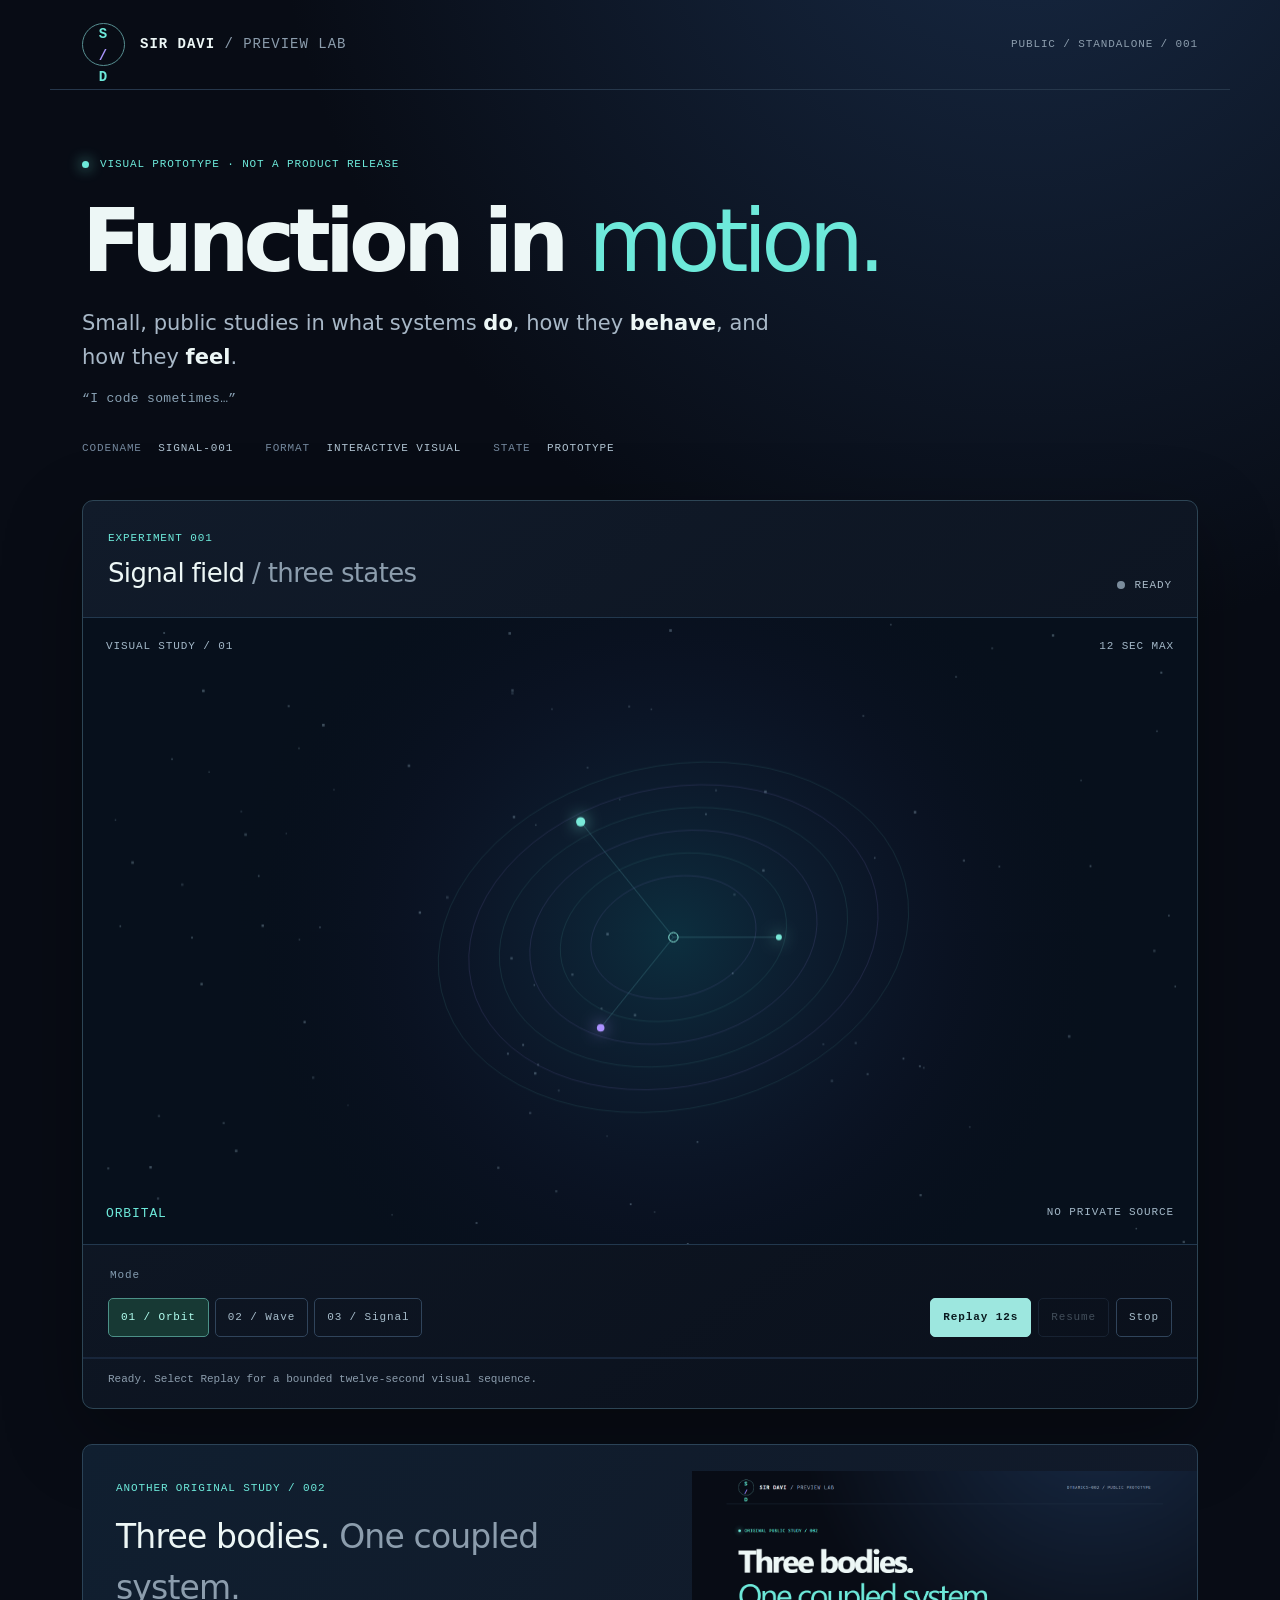
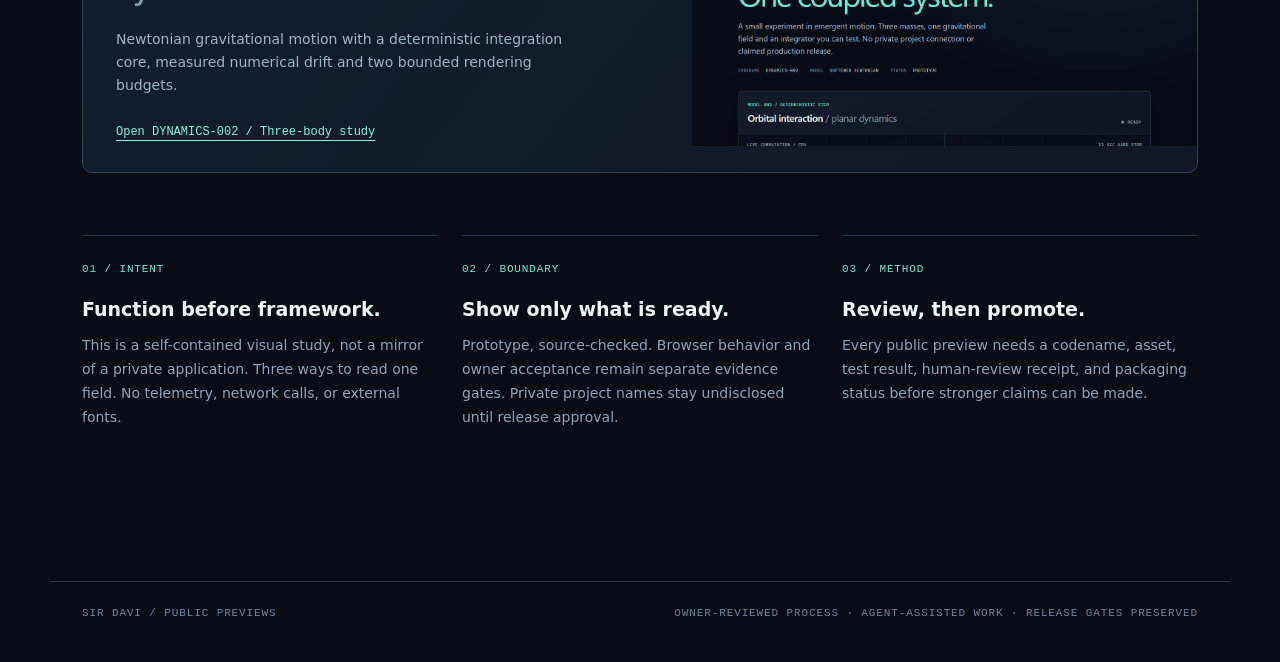
<file: docs/index.html>
<!doctype html>
<html lang="en">
<head>
  <meta charset="utf-8">
  <meta name="viewport" content="width=device-width, initial-scale=1">
  <meta name="color-scheme" content="dark">
  <meta name="description" content="An original bounded visual prototype. A public preview, not a packaged application.">
  <title>SIGNAL-001 | Sir Davi Preview Lab</title>
  <link rel="stylesheet" href="site.css">
  <script src="site.js" defer></script>
</head>
<body>
  <header class="topbar">
    <a href="./" class="brand" aria-label="Sir Davi Preview Lab home">
      <span class="brand-mark" aria-hidden="true">S<span class="mark-line">/</span>D</span>
      <span>SIR DAVI <span class="brand-light">/ PREVIEW LAB</span></span>
    </a>
    <span class="scope">PUBLIC / STANDALONE / 001</span>
  </header>
  <main>
    <section class="intro" aria-labelledby="headline">
      <div class="eyebrow"><span class="state-dot" aria-hidden="true"></span> VISUAL PROTOTYPE · NOT A PRODUCT RELEASE</div>
      <h1 id="headline">Function in <em>motion.</em></h1>
      <p class="lede">Small, public studies in what systems <strong>do</strong>, how they <strong>behave</strong>, and how they <strong>feel</strong>.</p>
      <p class="aside">“I code sometimes…”</p>
      <div class="meta">
        <span><b>CODENAME</b> SIGNAL-001</span>
        <span><b>FORMAT</b> INTERACTIVE VISUAL</span>
        <span><b>STATE</b> PROTOTYPE</span>
      </div>
    </section>
    <section class="viewer" aria-label="Interactive public visual preview">
      <div class="viewer-head">
        <div>
          <span class="overline">EXPERIMENT 001</span>
          <h2>Signal field <span class="dim">/ three states</span></h2>
        </div>
        <div class="live-label"><span id="indicator" class="dot idle"></span><span id="play-state">INITIALIZING</span></div>
      </div>
      <div class="stage">
        <canvas id="field" width="960" height="540" role="img" aria-label="Abstract procedural light field with three selectable visual modes and bounded playback">
          Signal Field requires canvas support. The remaining description and controls are still accessible.
        </canvas>
        <div class="stage-overlay" aria-hidden="true">
          <div class="stage-top"><span>VISUAL STUDY / 01</span><span>12 SEC MAX</span></div>
          <div class="stage-bottom"><span id="mode-readout">ORBITAL</span><span>NO PRIVATE SOURCE</span></div>
        </div>
      </div>
      <div class="controls">
        <fieldset class="modes" aria-label="Visual mode">
          <legend>Mode</legend>
          <button type="button" class="mode selected" data-mode="orbit" aria-pressed="true">01 / Orbit</button>
          <button type="button" class="mode" data-mode="wave" aria-pressed="false">02 / Wave</button>
          <button type="button" class="mode" data-mode="signal" aria-pressed="false">03 / Signal</button>
        </fieldset>
        <div class="playback" role="group" aria-label="Preview playback">
          <button type="button" id="play">Replay 12s</button>
          <button type="button" id="pause">Pause</button>
          <button type="button" id="stop">Stop</button>
        </div>
      </div>
      <div class="progress" aria-hidden="true"><span id="progress-fill"></span></div>
      <p class="viewer-note" role="status" id="status" aria-live="polite">Ready to play. Motion is bounded to twelve seconds and never loops indefinitely.</p>
    </section>
    <section class="next-study" aria-labelledby="next-study-heading">
      <div class="next-study-copy">
        <span class="overline">ANOTHER ORIGINAL STUDY / 002</span>
        <h2 id="next-study-heading">Three bodies. <span class="dim">One coupled system.</span></h2>
        <p>Newtonian gravitational motion with a deterministic integration core, measured numerical drift and two bounded rendering budgets.</p>
        <a class="next-study-link" href="dynamics.html">Open DYNAMICS-002 / Three-body study</a>
      </div>
      <a class="next-study-image" href="dynamics.html" aria-label="Open the DYNAMICS-002 three-body preview">
        <img src="dynamics-still.png" width="1365" height="1260" loading="lazy" alt="Real Chrome capture of the DYNAMICS-002 three-body preview" />
      </a>
    </section>    <section class="details" aria-label="Preview scope and evidence">
      <article>
        <span class="overline">01 / INTENT</span>
        <h3>Function before framework.</h3>
        <p>This is a self-contained visual study, not a mirror of a private application. Three ways to read one field. No telemetry, network calls, or external fonts.</p>
      </article>
      <article>
        <span class="overline">02 / BOUNDARY</span>
        <h3>Show only what is ready.</h3>
        <p>Prototype, source-checked. Browser behavior and owner acceptance remain separate evidence gates. Private project names stay undisclosed until release approval.</p>
      </article>
      <article>
        <span class="overline">03 / METHOD</span>
        <h3>Review, then promote.</h3>
        <p>Every public preview needs a codename, asset, test result, human-review receipt, and packaging status before stronger claims can be made.</p>
      </article>
    </section>
  </main>
  <footer><span>SIR DAVI / PUBLIC PREVIEWS</span><span>OWNER-REVIEWED PROCESS · AGENT-ASSISTED WORK · RELEASE GATES PRESERVED</span></footer>
</body>
</html>
</file>
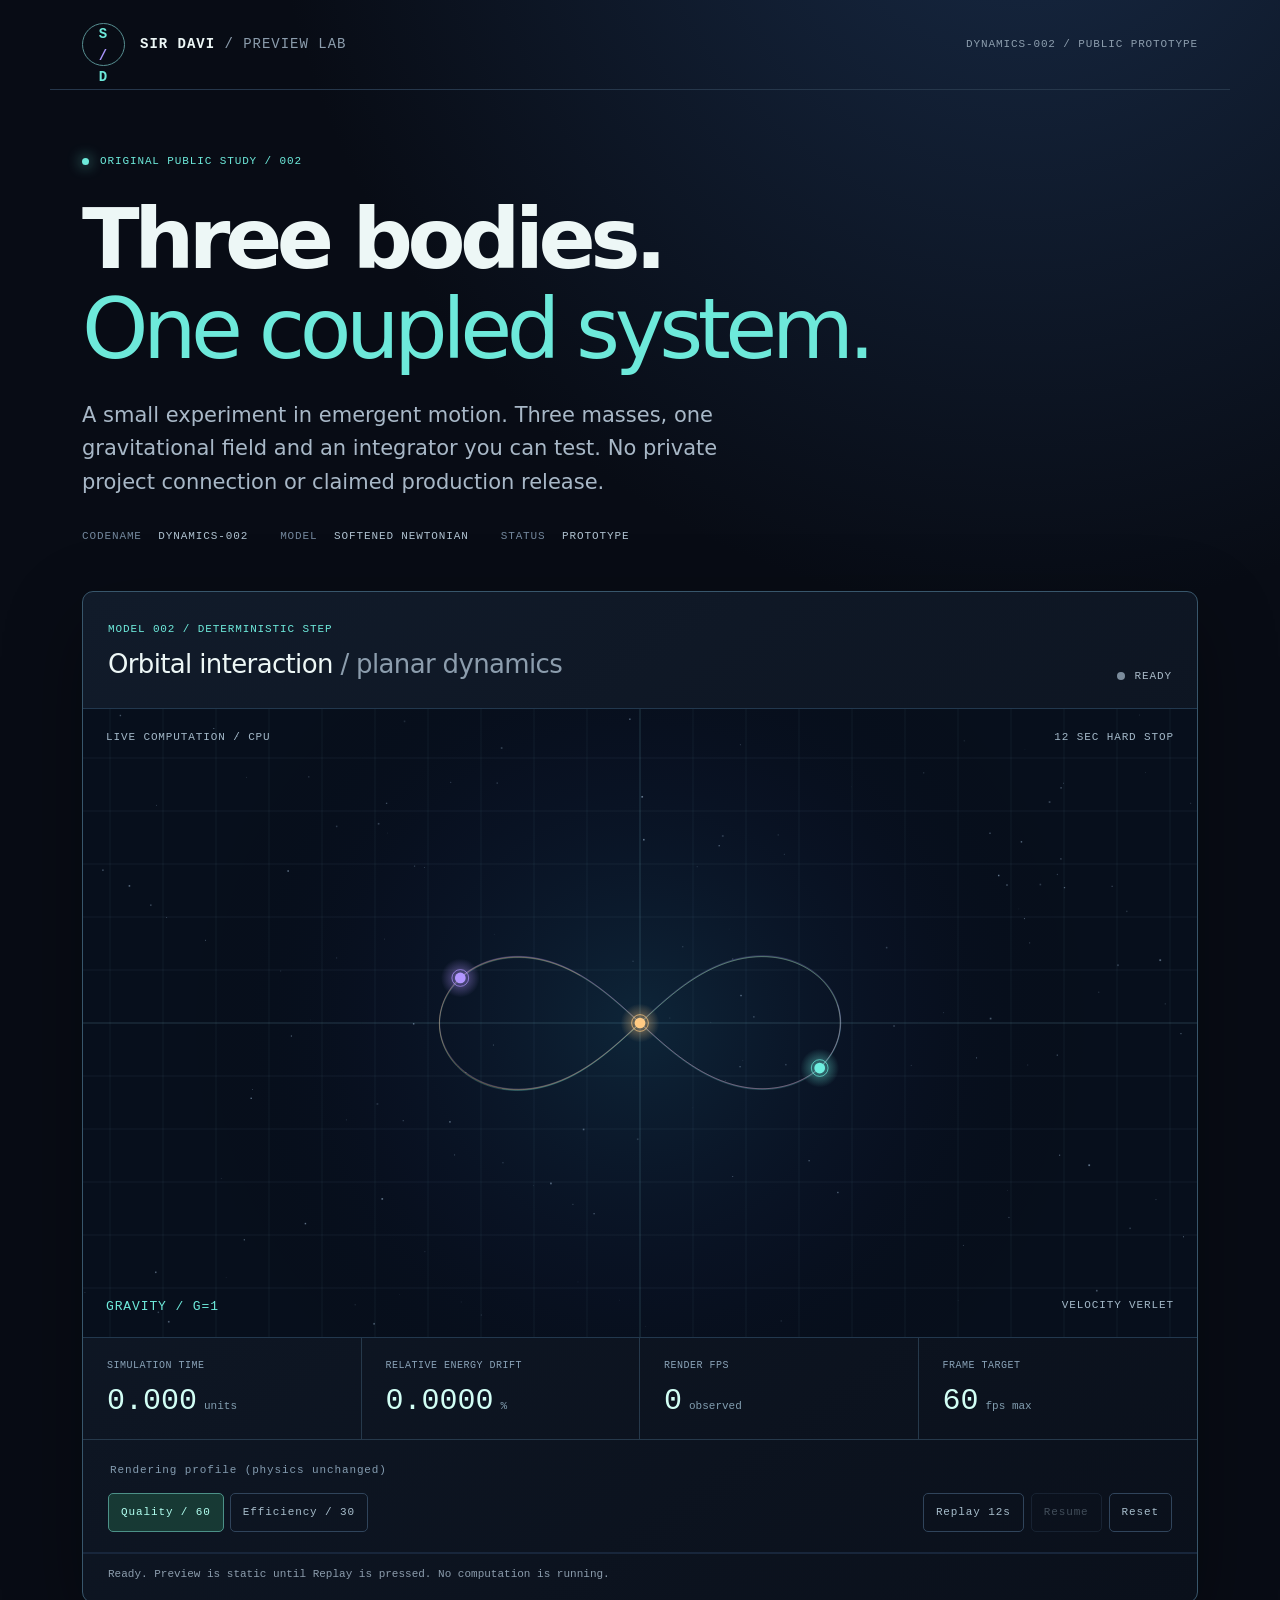
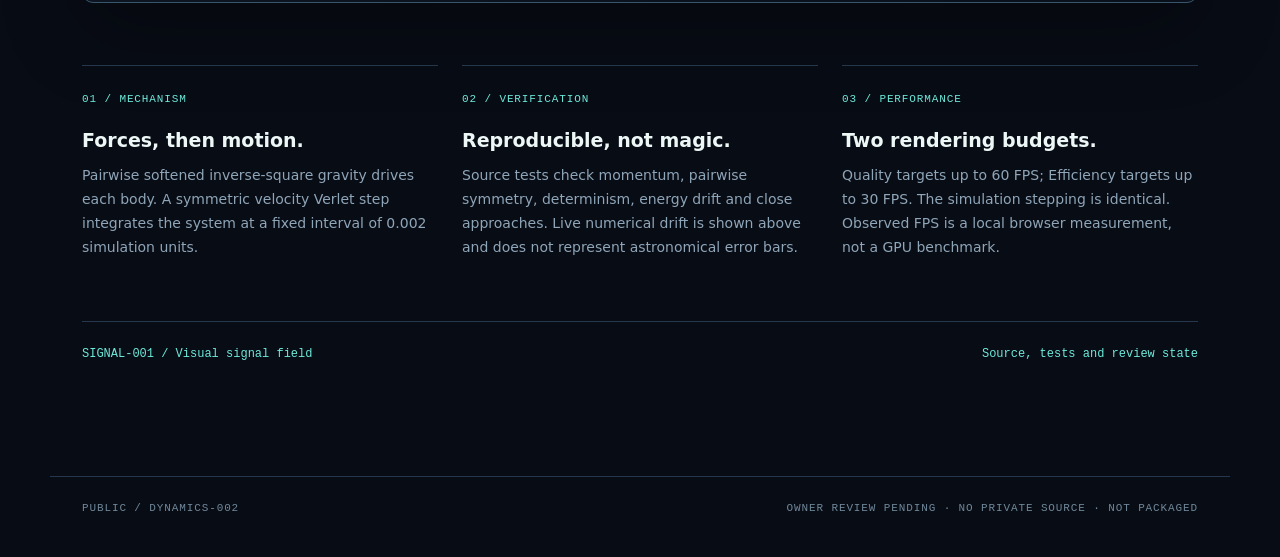
<file: docs/dynamics.html>
<!doctype html>
<html lang="en">
<head>
  <meta charset="utf-8">
  <meta name="viewport" content="width=device-width, initial-scale=1">
  <meta name="color-scheme" content="dark">
  <meta name="description" content="DYNAMICS-002: a bounded and independently tested three-body gravitational demonstration.">
  <title>DYNAMICS-002 | Preview Lab</title>
  <link rel="stylesheet" href="site.css">
  <link rel="stylesheet" href="dynamics.css">
  <script src="dynamics-core.js" defer></script>
  <script src="dynamics.js" defer></script>
</head>
<body>
  <header class="topbar">
    <a href="./" class="brand" aria-label="Back to Preview Lab">
      <span class="brand-mark" aria-hidden="true">S<span class="mark-line">/</span>D</span>
      <span>SIR DAVI <span class="brand-light">/ PREVIEW LAB</span></span>
    </a>
    <span class="scope">DYNAMICS-002 / PUBLIC PROTOTYPE</span>
  </header>
  <main>
    <section class="dynamics-intro" aria-labelledby="study-title">
      <div class="eyebrow"><span class="state-dot" aria-hidden="true"></span> ORIGINAL PUBLIC STUDY / 002</div>
      <h1 id="study-title">Three bodies.<br><em>One coupled system.</em></h1>
      <p class="lede">A small experiment in emergent motion. Three masses, one gravitational field and an integrator you can test. No private project connection or claimed production release.</p>
      <div class="meta">
        <span><b>CODENAME</b> DYNAMICS-002</span>
        <span><b>MODEL</b> SOFTENED NEWTONIAN</span>
        <span><b>STATUS</b> PROTOTYPE</span>
      </div>
    </section>
    <section class="viewer dynamics-viewer" aria-label="Three-body simulation and bounded playback controls">
      <div class="viewer-head">
        <div><span class="overline">MODEL 002 / DETERMINISTIC STEP</span><h2>Orbital interaction <span class="dim">/ planar dynamics</span></h2></div>
        <div class="live-label"><span id="orbit-led" class="dot idle" aria-hidden="true"></span><span id="orbit-state">INITIALIZING</span></div>
      </div>
      <div class="stage orbit-stage">
        <canvas id="orbit-canvas" width="1100" height="620" role="img" aria-label="Three colored bodies follow dynamically calculated paths through a dark coordinate field">This study requires canvas support to draw the paths.</canvas>
        <div class="stage-overlay">
          <div class="stage-top"><span>LIVE COMPUTATION / CPU</span><span>12 SEC HARD STOP</span></div>
          <div class="stage-bottom"><span>GRAVITY / G=1</span><span>VELOCITY VERLET</span></div>
        </div>
      </div>
      <div class="orbit-stats" aria-label="Measured simulation values">
        <div><span class="stat-label">SIMULATION TIME</span><strong id="sim-time">0.000</strong><span class="unit">units</span></div>
        <div><span class="stat-label">RELATIVE ENERGY DRIFT</span><strong id="energy-drift">0.000</strong><span class="unit">%</span></div>
        <div><span class="stat-label">RENDER FPS</span><strong id="actual-fps">0</strong><span class="unit">observed</span></div>
        <div><span class="stat-label">FRAME TARGET</span><strong id="fps-cap">60</strong><span class="unit">fps max</span></div>
      </div>
      <div class="controls orbit-controls">
        <fieldset class="modes" aria-label="Rendering budget">
          <legend>Rendering profile (physics unchanged)</legend>
          <button type="button" class="mode selected" data-budget="quality" aria-pressed="true">Quality / 60</button>
          <button type="button" class="mode" data-budget="efficiency" aria-pressed="false">Efficiency / 30</button>
        </fieldset>
        <div class="playback" role="group" aria-label="Simulation playback">
          <button type="button" id="orbit-play">Replay 12s</button>
          <button type="button" id="orbit-pause" disabled>Pause</button>
          <button type="button" id="orbit-stop">Reset</button>
        </div>
      </div>
      <div class="progress" aria-hidden="true"><span id="orbit-progress"></span></div>
      <p class="viewer-note" role="status" aria-live="polite" id="orbit-status">Ready. Rendering is static until you press Replay.</p>
    </section>
    <section class="details" aria-label="Model, reproducibility, and limitations">
      <article><span class="overline">01 / MECHANISM</span><h3>Forces, then motion.</h3>
        <p>Pairwise softened inverse-square gravity drives each body. A symmetric velocity Verlet step integrates the system at a fixed interval of 0.002 simulation units.</p></article>
      <article><span class="overline">02 / VERIFICATION</span><h3>Reproducible, not magic.</h3>
        <p>Source tests check momentum, pairwise symmetry, determinism, energy drift and close approaches. Live numerical drift is shown above and does not represent astronomical error bars.</p></article>
      <article><span class="overline">03 / PERFORMANCE</span><h3>Two rendering budgets.</h3>
        <p>Quality targets up to 60 FPS; Efficiency targets up to 30 FPS. The simulation stepping is identical. Observed FPS is a local browser measurement, not a GPU benchmark.</p></article>
    </section>
    <nav class="orbit-bottom-nav" aria-label="Other previews">
      <a href="./">SIGNAL-001 / Visual signal field</a>
      <a href="https://github.com/ihatesirdavi/preview-lab">Source, tests and review state</a>
    </nav>
  </main>
  <footer><span>PUBLIC / DYNAMICS-002</span><span>OWNER REVIEW PENDING · NO PRIVATE SOURCE · NOT PACKAGED</span></footer>
</body>
</html>
</file>
<file: docs/site.css>
:root{color-scheme:dark;--bg:#080c15;--panel:#0e1623;--ink:#edf7f6;--muted:#8c9dad;--aqua:#6de9da;--violet:#a995fd;--border:#26374b;--mono:"Cascadia Code",Consolas,monospace}
*{box-sizing:border-box}
html{scroll-behavior:smooth}
body{margin:0;color:var(--ink);background:radial-gradient(ellipse 85% 55% at 80% -10%,#182b47 0%,transparent 70%),var(--bg);font:16px/1.55 system-ui,"Segoe UI",sans-serif}
a{color:inherit}
.topbar,main,footer{max-width:1180px;margin:auto}
.topbar{min-height:90px;padding:22px 32px;display:flex;justify-content:space-between;align-items:center;gap:20px;border-bottom:1px solid var(--border)}
.brand{font-family:var(--mono);font-size:14px;font-weight:700;letter-spacing:.07em;text-decoration:none;display:flex;gap:15px;align-items:center}
.brand-mark{display:grid;place-items:center;width:43px;height:43px;border:1px solid #578f91;color:var(--aqua);border-radius:50%}
.mark-line{color:var(--violet)}
.brand-light{color:var(--muted);font-weight:400}
.scope,.overline,.eyebrow,.meta,.live-label,.stage-overlay,.modes legend,.modes button,.playback button,footer{font-family:var(--mono);font-size:11px;letter-spacing:.08em}
.scope{color:var(--muted)}
main{padding:0 32px 90px}
.intro{padding:66px 0 43px}
.eyebrow{color:var(--aqua);display:flex;gap:11px;align-items:center}
.state-dot{width:7px;height:7px;border-radius:50%;background:var(--aqua);box-shadow:0 0 14px var(--aqua)}
h1{font-size:clamp(44px,6.8vw,92px);line-height:1.06;letter-spacing:-.067em;margin:22px 0 20px;font-weight:690}
h1 em{font-weight:420;font-style:normal;color:var(--aqua)}
.lede{font-size:clamp(17px,2vw,21px);max-width:690px;color:#a8b8c7;margin:0 0 13px;line-height:1.6}
.aside{font:400 13px/1.7 var(--mono);letter-spacing:.025em;color:#88a0b2;margin:0 0 30px}
.lede strong{color:var(--ink);font-weight:600}
.meta{display:flex;flex-wrap:wrap;gap:12px 32px;color:#afc2d0}
.meta b{font-weight:500;color:#73879c;margin-right:9px}
.viewer{border:1px solid #2d4555;border-radius:11px;background:linear-gradient(145deg,#111b2a,#0a101b);overflow:hidden;box-shadow:0 26px 80px #0005}
.viewer-head{padding:23px 25px;display:flex;justify-content:space-between;align-items:end;gap:16px}
.overline{color:var(--aqua)}
h2{font-size:clamp(18px,2.5vw,26px);margin:5px 0 0;letter-spacing:-.025em;font-weight:530}
.dim{color:var(--muted);font-weight:380}
.live-label{display:flex;align-items:center;gap:10px;color:#a9bac8;white-space:nowrap}
.dot{width:8px;height:8px;border-radius:50%;background:#7b8c9c}
.dot.running{background:var(--aqua);box-shadow:0 0 10px var(--aqua)}
.stage{position:relative;overflow:hidden;background:#090f1b;border-top:1px solid #22384e;border-bottom:1px solid #22384e}
.stage canvas{display:block;width:100%;height:auto;aspect-ratio:16/9}
.stage-overlay{pointer-events:none;position:absolute;inset:0;display:flex;flex-direction:column;justify-content:space-between;padding:20px 23px;color:#a3b8c8}
.stage-top,.stage-bottom{display:flex;justify-content:space-between;gap:10px}
.stage-bottom span:first-child{color:var(--aqua);font-size:13px}
.controls{display:flex;flex-wrap:wrap;gap:16px;align-items:end;justify-content:space-between;padding:22px 25px 20px}
.modes{margin:0;border:0;padding:0;display:flex;flex-wrap:wrap;gap:6px}
.modes legend{float:left;min-width:100%;margin-bottom:8px;color:#849cb0}
button{cursor:pointer;font:inherit}
.modes button,.playback button{border:1px solid #30445b;border-radius:5px;background:transparent;color:#a7bdcb;padding:10px 12px;transition:background .15s ease,color .15s ease}
button:hover:not(:disabled){background:#20334a;color:#fff}
button:focus-visible{outline:3px solid var(--aqua);outline-offset:3px}
.modes button.selected{background:#173934;border-color:#4c9188;color:#b1fff0}
.playback{display:flex;gap:7px}
.playback #play{background:#9de7df;border-color:#9de7df;color:#0a1b20;font-weight:700}
.playback #play:hover{background:#d0fff9}
button:disabled{opacity:.35;cursor:not-allowed}
.progress{height:2px;background:#18263b}
.progress span{display:block;background:linear-gradient(90deg,var(--aqua),var(--violet));height:100%;width:0}
.viewer-note{padding:12px 25px 19px;margin:0;color:var(--muted);font-family:var(--mono);font-size:11px}
.details{display:grid;grid-template-columns:repeat(3,minmax(0,1fr));gap:24px;padding:62px 0}
.details article{border-top:1px solid var(--border);padding-top:19px}
.details h3{font-size:19px;line-height:1.3;font-weight:570;margin:18px 0 12px}
.details p{margin:0;color:#8fa5b8;line-height:1.7;font-size:14px}
footer{display:flex;justify-content:space-between;gap:20px;padding:23px 32px 39px;border-top:1px solid var(--border);color:#70889a}
@media(max-width:700px){.topbar{padding:16px 19px}.scope{display:none}main{padding:0 19px 55px}.intro{padding:64px 0 39px}.viewer-head{padding:18px}.stage-overlay{padding:12px;font-size:9px}.controls{padding:19px}.modes{width:100%}.modes button{flex:1}.playback{width:100%}.playback button{flex:1}.viewer-note{padding:13px 19px 20px}.details{grid-template-columns:1fr;gap:26px;padding:45px 0}footer{padding:21px 19px 30px;flex-direction:column}}
@media(prefers-reduced-motion:reduce){html{scroll-behavior:auto}*,*:before,*:after{transition:none!important;animation:none!important}}
.next-study{border:1px solid #2b4357;border-radius:10px;display:grid;grid-template-columns:1fr .83fr;align-items:center;overflow:hidden;background:linear-gradient(130deg,#101f30,#111827);margin-top:35px}
.next-study-copy{padding:29px 33px}
.next-study h2{font-size:clamp(22px,2.7vw,33px);margin:13px 0 14px}
.next-study p{color:#a0b5c6;font-size:14px;line-height:1.65;max-width:480px}
.next-study-link{color:#8beedc;font:12px/1.5 var(--mono);display:inline-block;margin-top:12px;text-underline-offset:5px}
.next-study-image{display:block;height:100%;max-height:275px;overflow:hidden}
.next-study-image img{width:100%;height:100%;display:block;object-fit:cover;object-position:center top}
@media(max-width:800px){.next-study{grid-template-columns:1fr}.next-study-copy{padding:24px}.next-study-image{height:220px;max-height:220px}}
</file>
<file: docs/dynamics.css>
.dynamics-intro{padding:63px 0 46px}
.dynamics-intro h1{font-size:clamp(44px,6.6vw,86px);letter-spacing:-.065em;line-height:1.07;margin:24px 0}
.dynamics-intro h1 em{color:var(--aqua);font-style:normal;font-weight:460}
.dynamics-intro .lede{margin-bottom:28px}
.dynamics-viewer{border-color:#38566b}
.orbit-stage{background:#06101d}
.orbit-stage canvas{aspect-ratio:1100/620}
.orbit-stats{display:grid;grid-template-columns:repeat(4,minmax(0,1fr));border-bottom:1px solid #26394b}
.orbit-stats>div{padding:20px 24px 18px;border-right:1px solid #26394b}
.orbit-stats>div:last-child{border:0}
.stat-label{display:block;color:#89a2b7;font:10px/1.5 var(--mono);letter-spacing:.05em;margin-bottom:9px}
.orbit-stats strong{font:500 clamp(18px,2.6vw,30px)/1.3 var(--mono);color:#d2fff5;font-variant-numeric:tabular-nums}
.orbit-stats .unit{color:#829eb0;font:11px var(--mono);margin-left:7px}
.orbit-bottom-nav{display:flex;gap:20px;justify-content:space-between;border-top:1px solid var(--border);padding:23px 0}
.orbit-bottom-nav a{font:12px/1.5 var(--mono);color:var(--aqua);text-decoration:none}
.orbit-bottom-nav a:hover{text-decoration:underline}
@media(max-width:750px){.orbit-stats{grid-template-columns:repeat(2,minmax(0,1fr))}.orbit-stats>div{padding:15px 17px}.orbit-stats>div:nth-child(2){border-right:0}.orbit-stats>div:nth-child(-n+2){border-bottom:1px solid #26394b}.orbit-bottom-nav{flex-direction:column}.dynamics-intro{padding-top:45px}}
</file>
